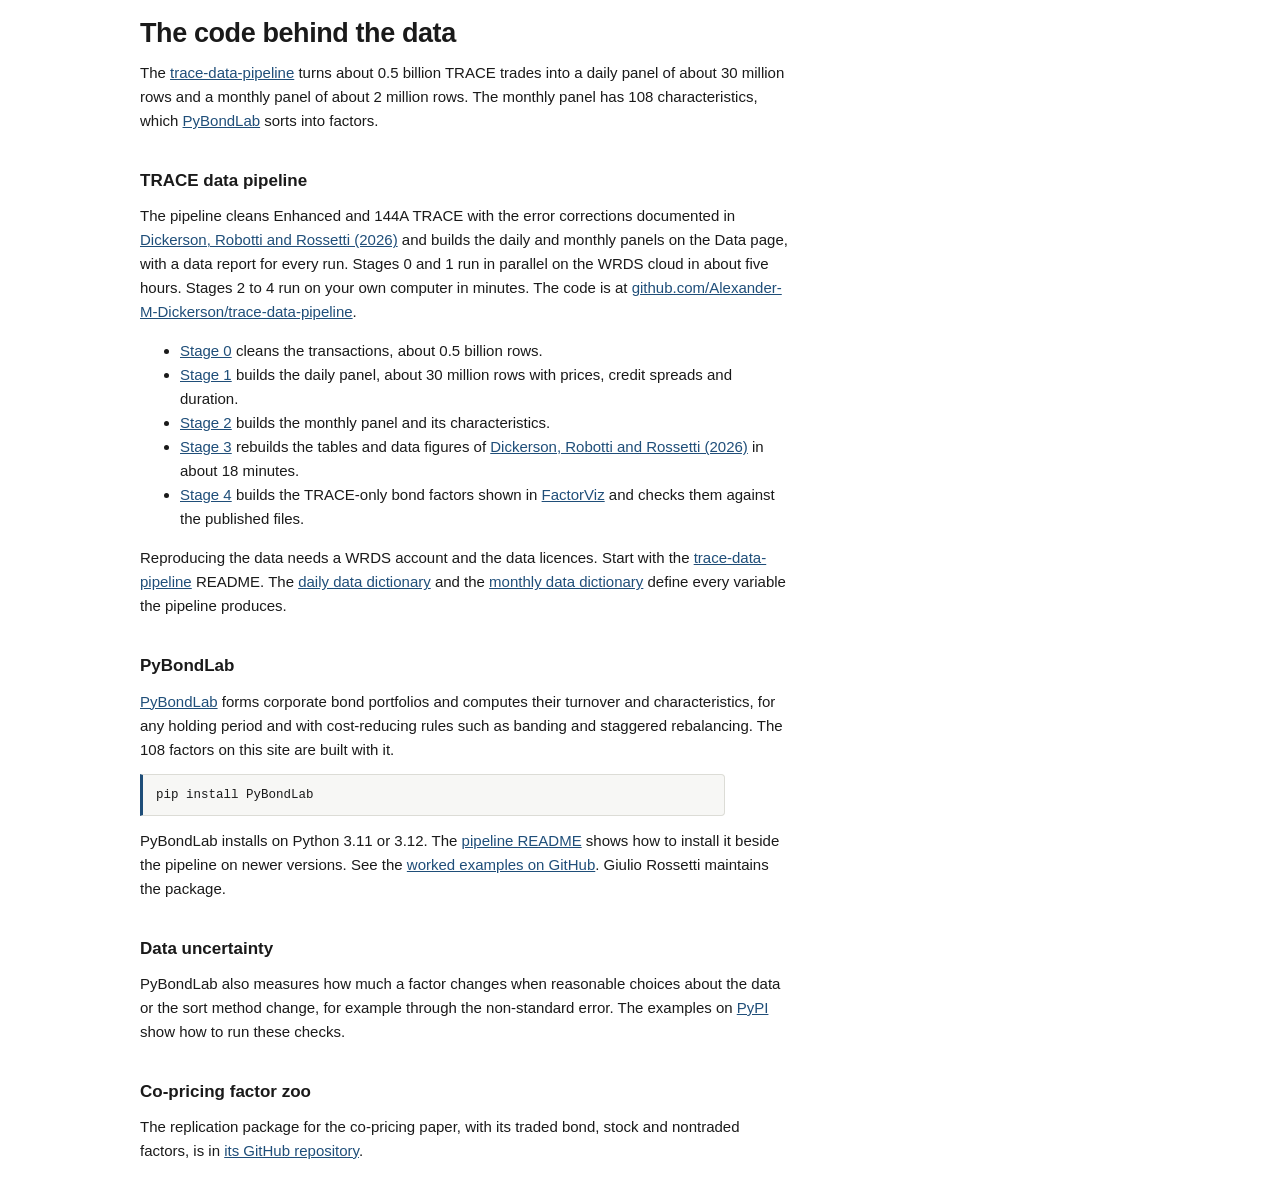
<file: code/index.html>
<!DOCTYPE html>
<html lang="en">
<head>
<meta charset="utf-8">
<meta name="viewport" content="width=device-width, initial-scale=1">
<title>Code - Open Source Bond Asset Pricing</title>
<meta name="description" content="The public pipeline that builds the bond data, and the library that forms the factors.">
<link rel="canonical" href="https://openbondassetpricing.com/code/">
<script>
/* A page of ours shown inside the WordPress site's frame (one source, inlined into the head of
   every built page by tools/make_site.py and of FactorViz by tools/make_factorviz.py).

   1. The frame sits on a white WordPress page, so inside it the page stays light, whatever the
      visitor's device prefers. Opened on its own, a page still follows dark mode.
   2. GitHub, SSRN, PyPI and the journals refuse to be shown in a frame, so a link followed inside
      it shows an error in the box. And a page of ours opened inside it leaves the address bar on
      the page the visitor came from. So, when framed, a link to one of our pages opens that page
      on the WordPress site, and a link anywhere else opens in the whole window. A jump within the
      page, a file of ours (the figure's data) and a download made in the page stay as they are.

   "../" is the site root relative to this page, ["/", "/code/", "/data/", "/factorviz/", "/signals/"] our pages relative to that
   root, the same paths the WordPress pages have. FactorViz passes no pages. */
(function (root, pages) {
  if (window.self === window.top) return;
  document.documentElement.setAttribute("data-theme", "light");
  var parent = "";
  if (location.ancestorOrigins && location.ancestorOrigins.length) {
    parent = location.ancestorOrigins[0];
  } else if (document.referrer) {
    try { parent = new URL(document.referrer).origin; } catch (e) { parent = ""; }
  }
  var rootPath = new URL(root, location.href).pathname;
  document.addEventListener("click", function (e) {
    var a = e.target && e.target.closest ? e.target.closest("a[href]") : null;
    if (!a || a.hasAttribute("download")) return;
    if (a.target && a.target !== "_self") return;
    var u = new URL(a.getAttribute("href"), location.href);
    if (u.protocol !== "https:" && u.protocol !== "http:") return;
    if (u.origin === location.origin) {
      if (u.pathname === location.pathname) return;
      if (u.pathname.indexOf(rootPath) !== 0 || !parent) return;
      var p = "/" + u.pathname.slice(rootPath.length);
      if (pages.indexOf(p) < 0) return;
      a.href = parent + p + u.hash;
    }
    a.target = "_top";
  }, true);
})("../", ["/", "/code/", "/data/", "/factorviz/", "/signals/"]);

</script>
<!--
  Open Source Bond Asset Pricing.

  ❗GENERATED by tools/make_site.py from a private build repository. Editing the deployed
  copy is overwritten without warning by the next deploy.

  Self-contained by design -- no framework, no build step, no external CSS. The only external
  dependencies anywhere on the site are Chart.js and KaTeX on the pages that need them,
  both pinned from cdnjs.
-->
<style>
  :root {
    --bg: #ffffff;
    --panel: #f7f7f5;
    --ink: #1a1a1a;
    --ink-soft: #5a5a5a;
    --line: #dcdcd6;
    --accent: #1f4e79;
    --accent-soft: #e8eff5;
    --pos: #1a6b3c;
    --neg: #9b2226;
    --mono: ui-monospace, SFMono-Regular, "SF Mono", Menlo, Consolas, monospace;
    --sans: -apple-system, BlinkMacSystemFont, "Segoe UI", Roboto, Helvetica, Arial, sans-serif;
  }
  @media (prefers-color-scheme: dark) {
    :root:not([data-theme="light"]) {
      --bg: #16181c; --panel: #1e2126; --ink: #e8e8e6; --ink-soft: #a0a0a0;
      --line: #32363d; --accent: #7fb3e0; --accent-soft: #22303c;
      --pos: #5fc98a; --neg: #e0787c;
    }
  }
  * { box-sizing: border-box; }
  body { margin: 0; background: var(--bg); color: var(--ink); font: 15px/1.6 var(--sans); }
  a { color: var(--accent); }
  .wrap { max-width: 1040px; margin: 0 auto; padding: 4px 20px 28px; }


  h1 { font-size: 27px; font-weight: 600; letter-spacing: -0.015em; margin: 8px 0 6px; }
  h2 { font-size: 17px; font-weight: 600; margin: 34px 0 10px; }
  h3 { font-size: 14.5px; font-weight: 600; margin: 20px 0 6px; }
  p.lead { font-size: 16px; color: var(--ink-soft); max-width: 72ch; margin: 0 0 18px; }
  p { max-width: 78ch; margin: 0 0 12px; }
  ul { max-width: 78ch; }
  code { font-family: var(--mono); font-size: 12.5px; background: var(--panel);
         border: 1px solid var(--line); border-radius: 3px; padding: 1px 5px; }
  pre { font-family: var(--mono); font-size: 12.5px; background: var(--panel);
        border: 1px solid var(--line); border-left: 3px solid var(--accent);
        border-radius: 0 4px 4px 0; padding: 10px 13px; overflow-x: auto; max-width: 78ch; }
  pre code { background: none; border: none; padding: 0; }

  .note {
    background: var(--accent-soft); border-left: 3px solid var(--accent);
    padding: 11px 15px; font-size: 13.5px; border-radius: 0 4px 4px 0;
    margin: 0 0 22px; max-width: 78ch;
  }

  .cards { display: grid; grid-template-columns: repeat(auto-fit, minmax(250px, 1fr));
           gap: 14px; margin: 18px 0 8px; }
  .card {
    border: 1px solid var(--line); border-radius: 6px; padding: 15px 17px;
    background: var(--bg); text-decoration: none; color: var(--ink); display: block;
  }
  .card:hover { border-color: var(--accent); background: var(--accent-soft); }
  .card b { display: block; font-size: 15px; margin-bottom: 4px; }
  .card span { font-size: 13px; color: var(--ink-soft); }

  .scroll { overflow-x: auto; }
  table { border-collapse: collapse; width: 100%; font-size: 13.5px; margin-bottom: 6px; }
  th, td { padding: 9px 12px; text-align: left; border-bottom: 1px solid var(--line);
           vertical-align: top; }
  th { font-size: 11px; text-transform: uppercase; letter-spacing: .05em;
       color: var(--ink-soft); font-weight: 600; white-space: nowrap; }
  td.size { font-family: var(--mono); font-size: 12.5px; white-space: nowrap;
            color: var(--ink-soft); }
  td.get { white-space: nowrap; }
  td .what { display: block; color: var(--ink-soft); font-size: 12.5px; margin-top: 2px; }
  .pending { color: var(--ink-soft); font-style: italic; font-size: 12.5px; }
  details summary { cursor: pointer; color: var(--accent); font-size: 13.5px; }
  .parts { display: flex; flex-wrap: wrap; gap: 4px 10px; max-width: 320px;
           margin-top: 6px; font-family: var(--mono); font-size: 12px; }

  .figure { border: 1px solid var(--line); border-radius: 6px; padding: 15px 17px;
            margin: 18px 0 10px; }
  .figure-head { display: flex; flex-wrap: wrap; gap: 10px 18px; align-items: flex-start;
                 justify-content: space-between; margin-bottom: 12px; }
  .figure-head strong { font-size: 15px; }
  .figure-head .what { display: block; color: var(--ink-soft); font-size: 12.5px;
                       max-width: 62ch; margin-top: 3px; }
  label.pick { font-size: 11px; text-transform: uppercase; letter-spacing: .06em;
               color: var(--ink-soft); display: flex; flex-direction: column; gap: 4px; }
  label.pick select { font: inherit; font-size: 13px; text-transform: none;
                      letter-spacing: normal; color: var(--ink); background: var(--bg);
                      border: 1px solid var(--line); border-radius: 4px; padding: 5px 8px; }
  /* One rail, two thumbs. The inputs are transparent and stacked on the rail, with
     pointer events only on the thumbs, which is how a two-handled slider is built without
     a library. Two separate sliders stacked vertically read as clunky, and they are. */
  .range { display: flex; flex-wrap: wrap; align-items: center; gap: 10px 18px;
           margin: 14px 0 2px; }
  .slider { position: relative; flex: 1 1 320px; height: 26px; min-width: 240px; }
  .slider-rail, .slider-fill { position: absolute; top: 11px; height: 4px; border-radius: 2px; }
  .slider-rail { left: 0; right: 0; background: var(--line); }
  .slider-fill { background: var(--accent); }
  .slider input[type=range] {
    position: absolute; left: 0; top: 0; width: 100%; height: 26px; margin: 0;
    background: none; pointer-events: none; -webkit-appearance: none; appearance: none;
  }
  .slider input[type=range]:focus { outline: none; }
  .slider input[type=range]::-webkit-slider-thumb {
    -webkit-appearance: none; pointer-events: auto; width: 15px; height: 15px;
    border-radius: 50%; background: var(--bg); border: 2px solid var(--accent);
    cursor: grab; margin-top: 0;
  }
  .slider input[type=range]::-moz-range-thumb {
    pointer-events: auto; width: 13px; height: 13px; border-radius: 50%;
    background: var(--bg); border: 2px solid var(--accent); cursor: grab;
  }
  .slider input[type=range]::-moz-range-track { background: none; }
  .range-side { display: flex; align-items: center; gap: 10px; flex-wrap: wrap; }
  .range-span { font-size: 12.5px; color: var(--ink-soft); font-variant-numeric: tabular-nums; }
  .presets { display: flex; gap: 4px; }
  .presets button {
    font: inherit; font-size: 12px; padding: 3px 9px; cursor: pointer; color: var(--accent);
    background: var(--bg); border: 1px solid var(--line); border-radius: 4px;
  }
  .presets button:hover { border-color: var(--accent); }

  /* The info button, the same control FactorViz uses. */
  button.info {
    width: 15px; height: 15px; padding: 0; margin-left: 5px; vertical-align: middle;
    border: 1px solid var(--line); border-radius: 50%; background: var(--bg);
    color: var(--ink-soft); cursor: pointer;
    font: italic 600 10px/1 Georgia, "Times New Roman", serif;
  }
  button.info:hover, button.info[aria-expanded="true"] {
    border-color: var(--accent); color: var(--accent);
  }
  .pop {
    position: absolute; top: calc(100% + 6px); right: 0; z-index: 30;
    width: 420px; max-width: 78vw; background: var(--bg); border: 1px solid var(--line);
    border-radius: 6px; padding: 13px 15px; font-size: 12.5px; line-height: 1.5;
    color: var(--ink); text-align: left; text-transform: none; letter-spacing: normal;
    box-shadow: 0 8px 24px rgba(0, 0, 0, .16);
  }
  .pop.hidden { display: none; }
  .pop h4 { margin: 0 0 8px; font-size: 11px; text-transform: uppercase;
            letter-spacing: .06em; color: var(--ink-soft); }
  .pop dl { margin: 0; }
  .pop dt { font-weight: 600; margin-top: 9px; }
  .pop dl > dt:first-child { margin-top: 0; }
  .pop dd { margin: 2px 0 0; color: var(--ink-soft); }
  .pop p { margin: 9px 0 0; }
  .muted { color: var(--ink-soft); }
  label.pick { position: relative; }
  .figure-box { position: relative; height: 380px; }
  .figure-foot { font-size: 12.5px; color: var(--ink-soft); margin: 12px 0 0; max-width: 80ch; }

  /* The Signals page: a cluster list and a search box over 108 entries already in the HTML. */
  .sig-tools { display: flex; flex-wrap: wrap; gap: 10px 18px; align-items: flex-end;
               margin: 18px 0 6px; }
  label.pick input { font: inherit; font-size: 13px; text-transform: none; letter-spacing: normal;
                     color: var(--ink); background: var(--bg); border: 1px solid var(--line);
                     border-radius: 4px; padding: 5px 8px; min-width: 260px; }
  .sig-group h2 .muted { font-size: 12.5px; font-weight: 400; margin-left: 6px; }
  /* One signal: its name, then the facts as label and value; stacked on a phone. */
  article.sig { border-top: 1px solid var(--line); padding: 14px 0 8px; }
  article.sig h3 { margin: 0 0 6px; font-size: 15px; }
  article.sig h3 code { font-size: 12px; font-weight: 400; }
  dl.sig-facts { display: grid; grid-template-columns: 9.5em 1fr; gap: 3px 14px;
                 margin: 0 0 10px; max-width: 92ch; font-size: 13.5px; }
  dl.sig-facts dt { color: var(--ink-soft); }
  dl.sig-facts dd { margin: 0; }
  dl.sig-facts dd code { font-size: 12.5px; overflow-wrap: anywhere; }
  .vh { position: absolute; width: 1px; height: 1px; overflow: hidden; clip: rect(0 0 0 0); }
  [hidden] { display: none !important; }

  .contributors { list-style: none; padding: 0; margin: 0 0 8px; display: grid;
            grid-template-columns: repeat(auto-fill, minmax(210px, 1fr)); gap: 6px 18px; }
  .papers li { margin-bottom: 8px; }

  /* A phone. A download table becomes one block per file, the name and what it is on top,
     then the format, the size and the link on one line, so the link is always in view. */
  @media (max-width: 640px) {
    .wrap { padding: 4px 14px 24px; }
    table.dl thead { display: none; }
    table.dl tr { display: grid; grid-template-columns: auto auto 1fr; column-gap: 14px;
                  align-items: baseline; padding: 10px 0; border-bottom: 1px solid var(--line); }
    table.dl td { border: 0; padding: 0; }
    table.dl td:first-child { grid-column: 1 / -1; margin-bottom: 6px; }
    table.dl td.get { text-align: right; white-space: normal; }
    .figure { padding: 12px; }
    .figure-box { height: 300px; }
    dl.sig-facts { grid-template-columns: 1fr; }
    dl.sig-facts dd { margin-bottom: 6px; }
    .sig-tools label.pick { flex: 1 1 100%; }
    label.pick input { min-width: 0; width: 100%; }
  }

</style>
</head>
<body>

<div class="wrap">
<h1>The code behind the data</h1>
<p>
  The <a href="https://github.com/Alexander-M-Dickerson/trace-data-pipeline">trace-data-pipeline</a> turns about 0.5 billion TRACE trades into a daily panel of about
  30 million rows and a monthly panel of about 2 million rows. The monthly panel has 108
  characteristics, which <a href="https://pypi.org/project/pybondlab/">PyBondLab</a> sorts into factors.
</p>

<h2>TRACE data pipeline</h2>
<p>
  The pipeline cleans Enhanced and 144A TRACE with the error corrections documented in
  <a href="https://papers.ssrn.com/sol3/papers.cfm?abstract_id=6088966">Dickerson, Robotti and Rossetti (2026)</a> and builds the daily and monthly panels on the Data page, with a data report
  for every run. Stages 0 and 1 run in parallel on the WRDS cloud in about five hours. Stages 2 to
  4 run on your own computer in minutes. The code is at <a href="https://github.com/Alexander-M-Dickerson/trace-data-pipeline">github.com/Alexander-M-Dickerson/trace-data-pipeline</a>.
</p>
<ul>
  <li><a href="https://github.com/Alexander-M-Dickerson/trace-data-pipeline/tree/main/stage0">Stage 0</a> cleans the transactions, about 0.5 billion rows.</li>
  <li><a href="https://github.com/Alexander-M-Dickerson/trace-data-pipeline/tree/main/stage1">Stage 1</a> builds the daily panel, about 30 million rows with prices, credit
      spreads and duration.</li>
  <li><a href="https://github.com/Alexander-M-Dickerson/trace-data-pipeline/tree/main/stage2">Stage 2</a> builds the monthly panel and its characteristics.</li>
  <li><a href="https://github.com/Alexander-M-Dickerson/trace-data-pipeline/tree/main/stage3">Stage 3</a> rebuilds the tables and data figures of <a href="https://papers.ssrn.com/sol3/papers.cfm?abstract_id=6088966">Dickerson, Robotti and Rossetti (2026)</a> in about
      18 minutes.</li>
  <li><a href="https://github.com/Alexander-M-Dickerson/trace-data-pipeline/tree/main/stage4">Stage 4</a> builds the TRACE-only bond factors shown in <a href="../factorviz/">FactorViz</a> and
      checks them against the published files.</li>
</ul>
<p>
  Reproducing the data needs a WRDS account and the data licences. Start with the
  <a href="https://github.com/Alexander-M-Dickerson/trace-data-pipeline">trace-data-pipeline</a> README. The <a href="https://github.com/Alexander-M-Dickerson/trace-data-pipeline/blob/main/stage1/DATA_DICTIONARY.md">daily data dictionary</a> and the
  <a href="https://github.com/Alexander-M-Dickerson/trace-data-pipeline/blob/main/stage2/DATA_DICTIONARY.md">monthly data dictionary</a> define every variable the pipeline produces.
</p>

<h2>PyBondLab</h2>
<p>
  <a href="https://pypi.org/project/pybondlab/">PyBondLab</a> forms corporate bond portfolios and computes their turnover and
  characteristics, for any holding period and with cost-reducing rules such as banding and
  staggered rebalancing. The 108 factors on this site are built with it.
</p>
<pre><code>pip install PyBondLab</code></pre>
<p>
  PyBondLab installs on Python 3.11 or 3.12. The <a href="https://github.com/Alexander-M-Dickerson/trace-data-pipeline/blob/main/README.md">pipeline README</a> shows how to install
  it beside the pipeline on newer versions. See the
  <a href="https://github.com/GiulioRossetti94/PyBondLab/tree/main/examples">worked examples on GitHub</a>. Giulio Rossetti maintains the package.
</p>

<h2>Data uncertainty</h2>
<p>
  PyBondLab also measures how much a factor changes when reasonable choices about the data or
  the sort method change, for example through the non-standard error. The examples on
  <a href="https://pypi.org/project/pybondlab/">PyPI</a> show how to run these checks.
</p>

<h2>Co-pricing factor zoo</h2>
<p>
  The replication package for the co-pricing paper, with its traded bond, stock and nontraded
  factors, is in <a href="https://github.com/Alexander-M-Dickerson/co-pricing-factor-zoo/tree/main">its GitHub repository</a>.
</p>
</div>

<script>
// ❗The page is embedded in an <iframe> on openbondassetpricing.com. Post our height up so
// the parent can size the frame and the visitor gets ONE scrollbar, not two. The `factorviz`
// key is kept beside `osbap` so the listener already on the site works unchanged.
function postHeight() {
  var h = Math.ceil(document.documentElement.getBoundingClientRect().height);
  if (window.parent !== window) {
    window.parent.postMessage({osbap: "height", factorviz: "height", height: h}, "*");
  }
}
new ResizeObserver(postHeight).observe(document.documentElement);
window.addEventListener("load", postHeight);
</script>

</body>
</html>
</file>
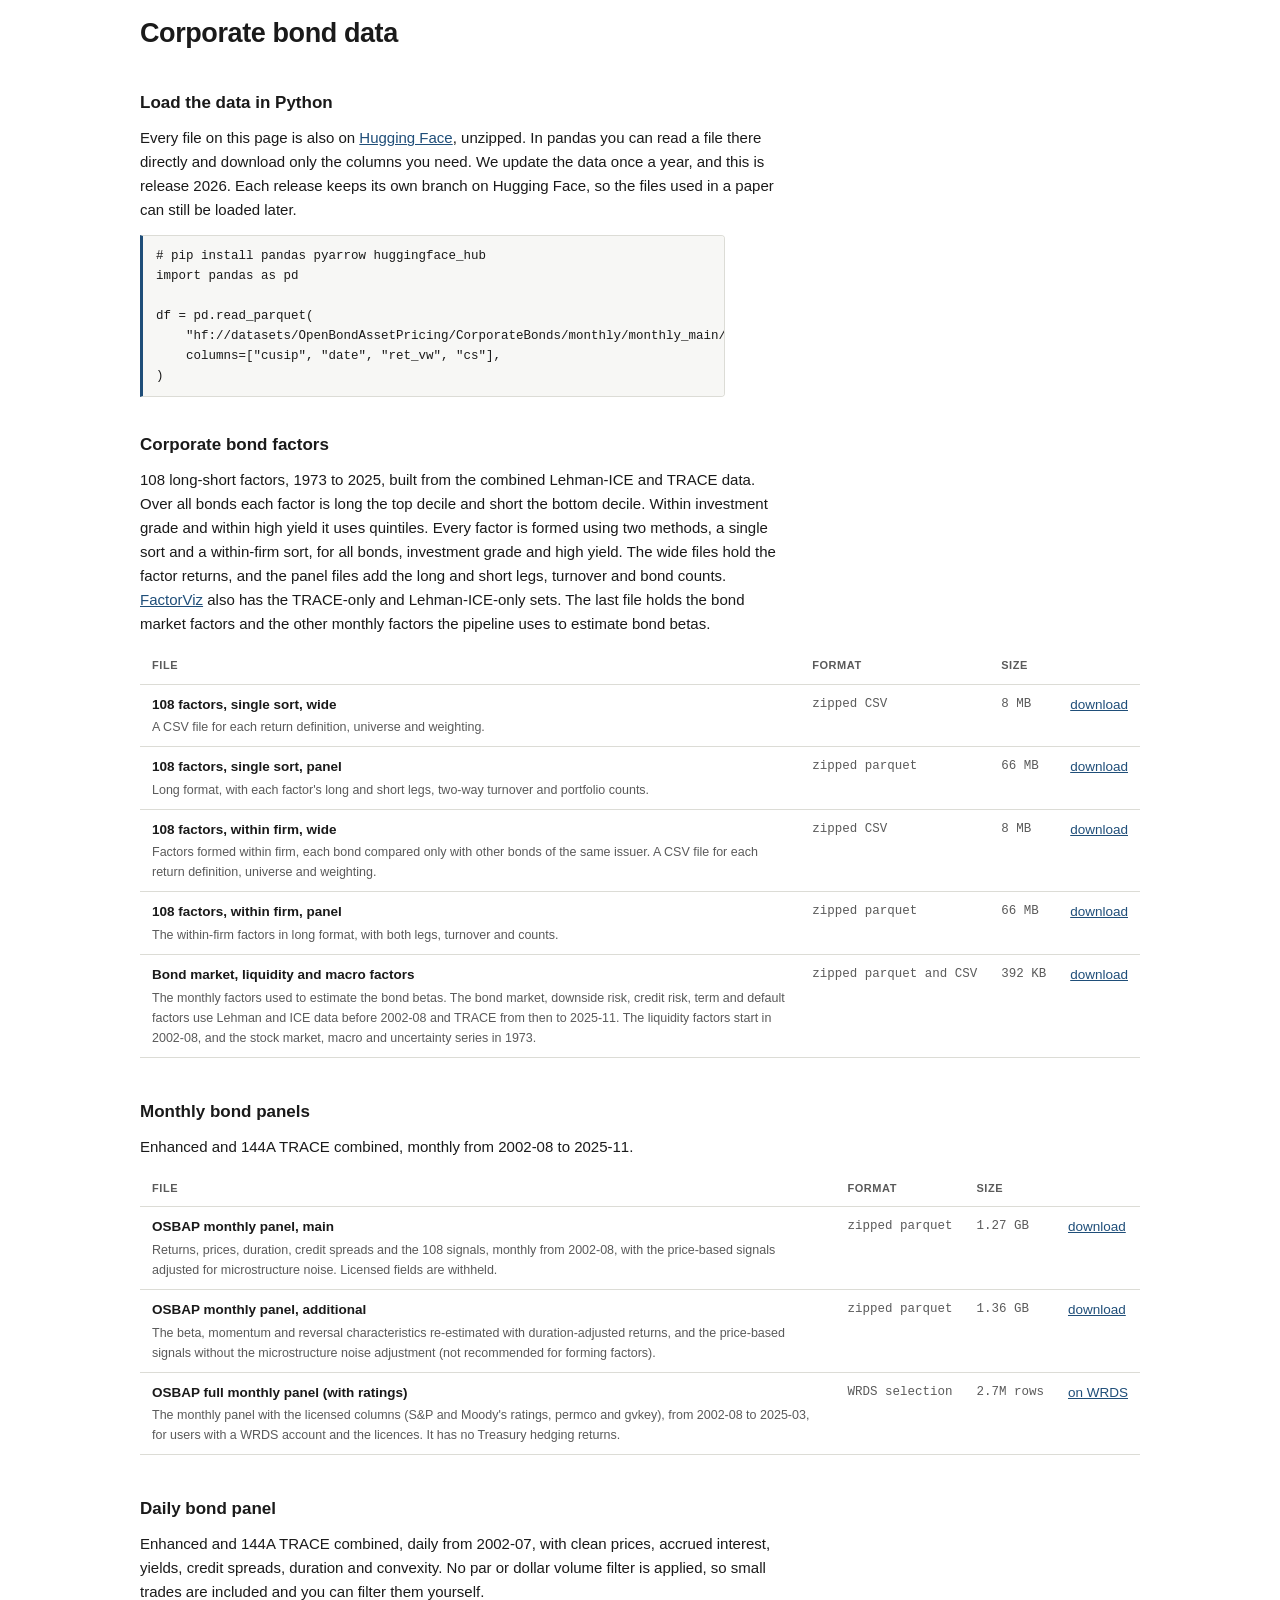
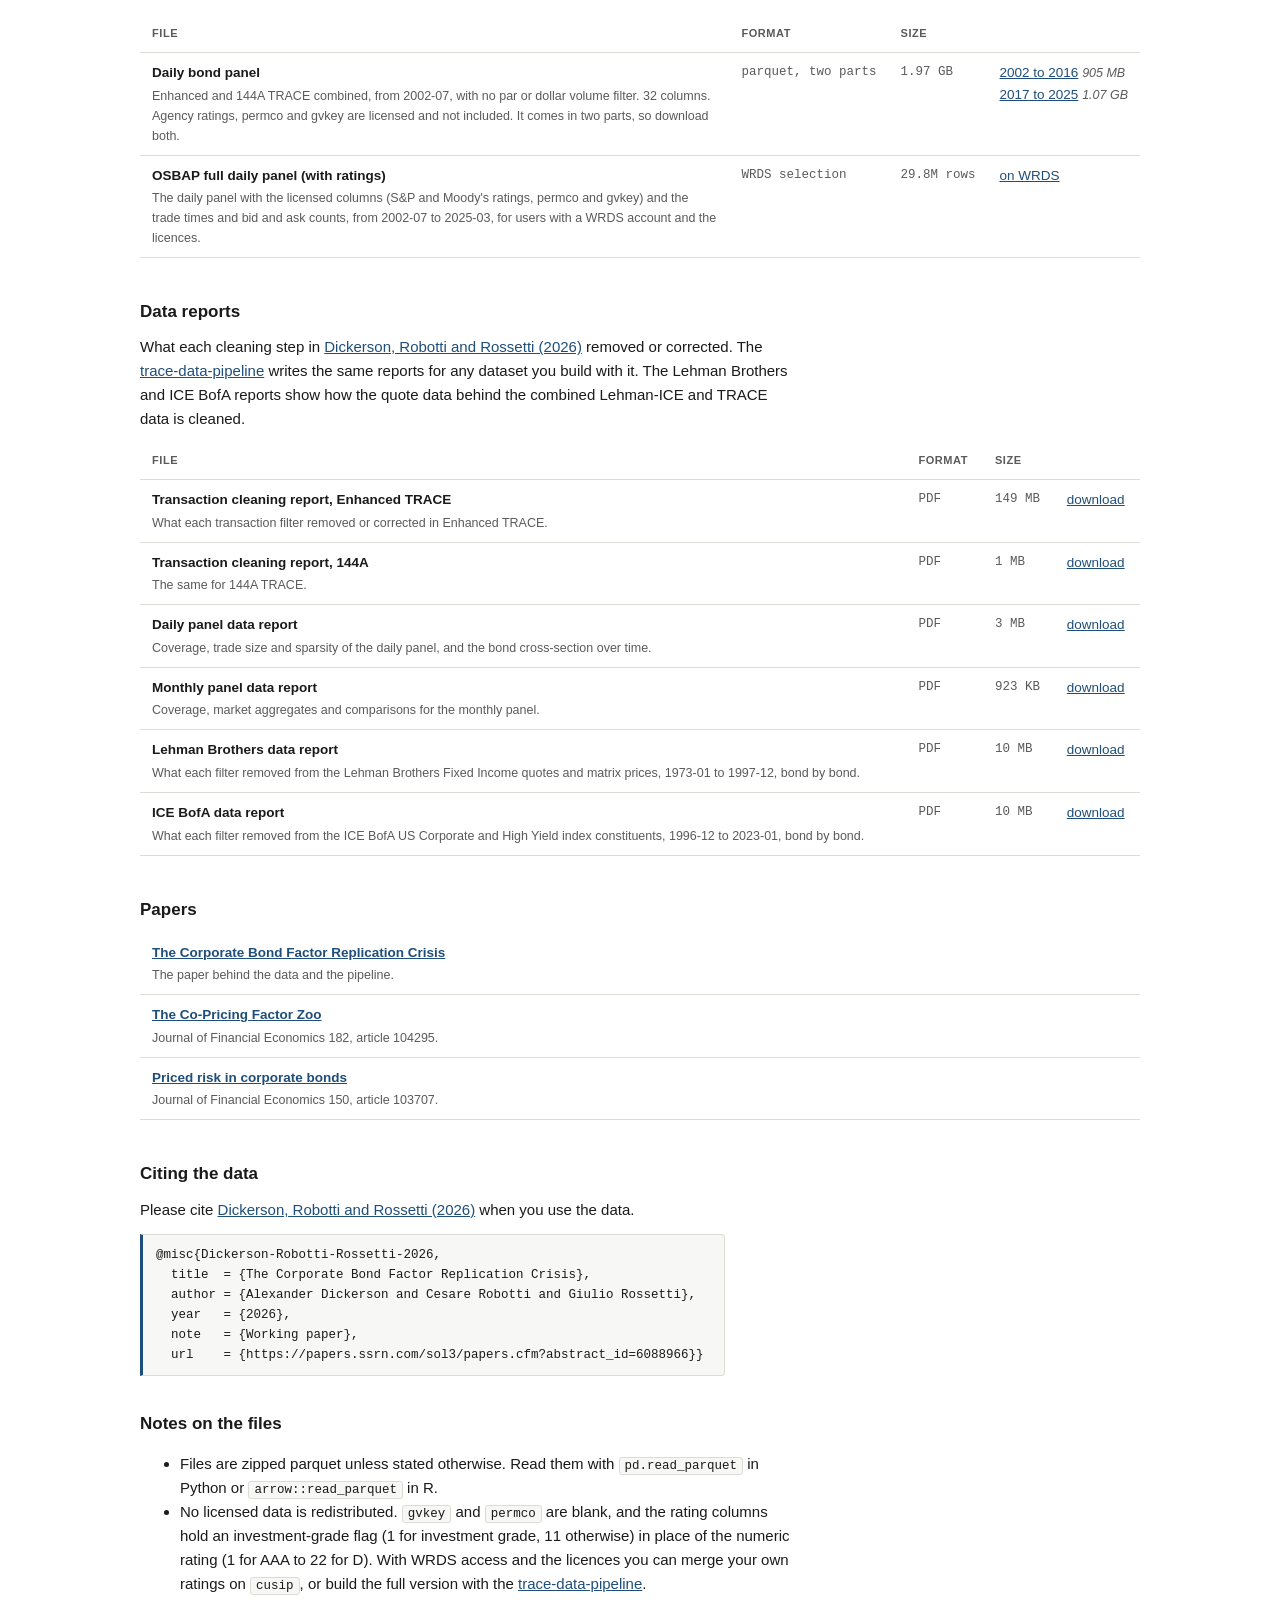
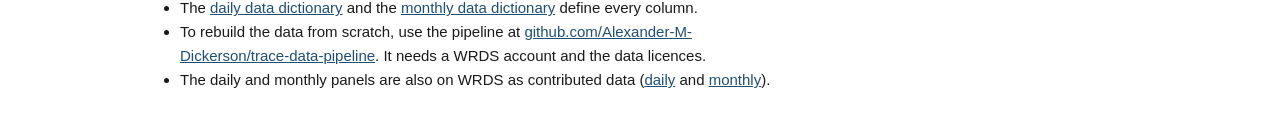
<file: data/index.html>
<!DOCTYPE html>
<html lang="en">
<head>
<meta charset="utf-8">
<meta name="viewport" content="width=device-width, initial-scale=1">
<title>Data - Open Source Bond Asset Pricing</title>
<meta name="description" content="Corporate bond panels, factors and data reports, free to download.">
<link rel="canonical" href="https://openbondassetpricing.com/data/">
<script>
/* A page of ours shown inside the WordPress site's frame (one source, inlined into the head of
   every built page by tools/make_site.py and of FactorViz by tools/make_factorviz.py).

   1. The frame sits on a white WordPress page, so inside it the page stays light, whatever the
      visitor's device prefers. Opened on its own, a page still follows dark mode.
   2. GitHub, SSRN, PyPI and the journals refuse to be shown in a frame, so a link followed inside
      it shows an error in the box. And a page of ours opened inside it leaves the address bar on
      the page the visitor came from. So, when framed, a link to one of our pages opens that page
      on the WordPress site, and a link anywhere else opens in the whole window. A jump within the
      page, a file of ours (the figure's data) and a download made in the page stay as they are.

   "../" is the site root relative to this page, ["/", "/code/", "/data/", "/factorviz/", "/signals/"] our pages relative to that
   root, the same paths the WordPress pages have. FactorViz passes no pages. */
(function (root, pages) {
  if (window.self === window.top) return;
  document.documentElement.setAttribute("data-theme", "light");
  var parent = "";
  if (location.ancestorOrigins && location.ancestorOrigins.length) {
    parent = location.ancestorOrigins[0];
  } else if (document.referrer) {
    try { parent = new URL(document.referrer).origin; } catch (e) { parent = ""; }
  }
  var rootPath = new URL(root, location.href).pathname;
  document.addEventListener("click", function (e) {
    var a = e.target && e.target.closest ? e.target.closest("a[href]") : null;
    if (!a || a.hasAttribute("download")) return;
    if (a.target && a.target !== "_self") return;
    var u = new URL(a.getAttribute("href"), location.href);
    if (u.protocol !== "https:" && u.protocol !== "http:") return;
    if (u.origin === location.origin) {
      if (u.pathname === location.pathname) return;
      if (u.pathname.indexOf(rootPath) !== 0 || !parent) return;
      var p = "/" + u.pathname.slice(rootPath.length);
      if (pages.indexOf(p) < 0) return;
      a.href = parent + p + u.hash;
    }
    a.target = "_top";
  }, true);
})("../", ["/", "/code/", "/data/", "/factorviz/", "/signals/"]);

</script>
<!--
  Open Source Bond Asset Pricing.

  ❗GENERATED by tools/make_site.py from a private build repository. Editing the deployed
  copy is overwritten without warning by the next deploy.

  Self-contained by design -- no framework, no build step, no external CSS. The only external
  dependencies anywhere on the site are Chart.js and KaTeX on the pages that need them,
  both pinned from cdnjs.
-->
<style>
  :root {
    --bg: #ffffff;
    --panel: #f7f7f5;
    --ink: #1a1a1a;
    --ink-soft: #5a5a5a;
    --line: #dcdcd6;
    --accent: #1f4e79;
    --accent-soft: #e8eff5;
    --pos: #1a6b3c;
    --neg: #9b2226;
    --mono: ui-monospace, SFMono-Regular, "SF Mono", Menlo, Consolas, monospace;
    --sans: -apple-system, BlinkMacSystemFont, "Segoe UI", Roboto, Helvetica, Arial, sans-serif;
  }
  @media (prefers-color-scheme: dark) {
    :root:not([data-theme="light"]) {
      --bg: #16181c; --panel: #1e2126; --ink: #e8e8e6; --ink-soft: #a0a0a0;
      --line: #32363d; --accent: #7fb3e0; --accent-soft: #22303c;
      --pos: #5fc98a; --neg: #e0787c;
    }
  }
  * { box-sizing: border-box; }
  body { margin: 0; background: var(--bg); color: var(--ink); font: 15px/1.6 var(--sans); }
  a { color: var(--accent); }
  .wrap { max-width: 1040px; margin: 0 auto; padding: 4px 20px 28px; }


  h1 { font-size: 27px; font-weight: 600; letter-spacing: -0.015em; margin: 8px 0 6px; }
  h2 { font-size: 17px; font-weight: 600; margin: 34px 0 10px; }
  h3 { font-size: 14.5px; font-weight: 600; margin: 20px 0 6px; }
  p.lead { font-size: 16px; color: var(--ink-soft); max-width: 72ch; margin: 0 0 18px; }
  p { max-width: 78ch; margin: 0 0 12px; }
  ul { max-width: 78ch; }
  code { font-family: var(--mono); font-size: 12.5px; background: var(--panel);
         border: 1px solid var(--line); border-radius: 3px; padding: 1px 5px; }
  pre { font-family: var(--mono); font-size: 12.5px; background: var(--panel);
        border: 1px solid var(--line); border-left: 3px solid var(--accent);
        border-radius: 0 4px 4px 0; padding: 10px 13px; overflow-x: auto; max-width: 78ch; }
  pre code { background: none; border: none; padding: 0; }

  .note {
    background: var(--accent-soft); border-left: 3px solid var(--accent);
    padding: 11px 15px; font-size: 13.5px; border-radius: 0 4px 4px 0;
    margin: 0 0 22px; max-width: 78ch;
  }

  .cards { display: grid; grid-template-columns: repeat(auto-fit, minmax(250px, 1fr));
           gap: 14px; margin: 18px 0 8px; }
  .card {
    border: 1px solid var(--line); border-radius: 6px; padding: 15px 17px;
    background: var(--bg); text-decoration: none; color: var(--ink); display: block;
  }
  .card:hover { border-color: var(--accent); background: var(--accent-soft); }
  .card b { display: block; font-size: 15px; margin-bottom: 4px; }
  .card span { font-size: 13px; color: var(--ink-soft); }

  .scroll { overflow-x: auto; }
  table { border-collapse: collapse; width: 100%; font-size: 13.5px; margin-bottom: 6px; }
  th, td { padding: 9px 12px; text-align: left; border-bottom: 1px solid var(--line);
           vertical-align: top; }
  th { font-size: 11px; text-transform: uppercase; letter-spacing: .05em;
       color: var(--ink-soft); font-weight: 600; white-space: nowrap; }
  td.size { font-family: var(--mono); font-size: 12.5px; white-space: nowrap;
            color: var(--ink-soft); }
  td.get { white-space: nowrap; }
  td .what { display: block; color: var(--ink-soft); font-size: 12.5px; margin-top: 2px; }
  .pending { color: var(--ink-soft); font-style: italic; font-size: 12.5px; }
  details summary { cursor: pointer; color: var(--accent); font-size: 13.5px; }
  .parts { display: flex; flex-wrap: wrap; gap: 4px 10px; max-width: 320px;
           margin-top: 6px; font-family: var(--mono); font-size: 12px; }

  .figure { border: 1px solid var(--line); border-radius: 6px; padding: 15px 17px;
            margin: 18px 0 10px; }
  .figure-head { display: flex; flex-wrap: wrap; gap: 10px 18px; align-items: flex-start;
                 justify-content: space-between; margin-bottom: 12px; }
  .figure-head strong { font-size: 15px; }
  .figure-head .what { display: block; color: var(--ink-soft); font-size: 12.5px;
                       max-width: 62ch; margin-top: 3px; }
  label.pick { font-size: 11px; text-transform: uppercase; letter-spacing: .06em;
               color: var(--ink-soft); display: flex; flex-direction: column; gap: 4px; }
  label.pick select { font: inherit; font-size: 13px; text-transform: none;
                      letter-spacing: normal; color: var(--ink); background: var(--bg);
                      border: 1px solid var(--line); border-radius: 4px; padding: 5px 8px; }
  /* One rail, two thumbs. The inputs are transparent and stacked on the rail, with
     pointer events only on the thumbs, which is how a two-handled slider is built without
     a library. Two separate sliders stacked vertically read as clunky, and they are. */
  .range { display: flex; flex-wrap: wrap; align-items: center; gap: 10px 18px;
           margin: 14px 0 2px; }
  .slider { position: relative; flex: 1 1 320px; height: 26px; min-width: 240px; }
  .slider-rail, .slider-fill { position: absolute; top: 11px; height: 4px; border-radius: 2px; }
  .slider-rail { left: 0; right: 0; background: var(--line); }
  .slider-fill { background: var(--accent); }
  .slider input[type=range] {
    position: absolute; left: 0; top: 0; width: 100%; height: 26px; margin: 0;
    background: none; pointer-events: none; -webkit-appearance: none; appearance: none;
  }
  .slider input[type=range]:focus { outline: none; }
  .slider input[type=range]::-webkit-slider-thumb {
    -webkit-appearance: none; pointer-events: auto; width: 15px; height: 15px;
    border-radius: 50%; background: var(--bg); border: 2px solid var(--accent);
    cursor: grab; margin-top: 0;
  }
  .slider input[type=range]::-moz-range-thumb {
    pointer-events: auto; width: 13px; height: 13px; border-radius: 50%;
    background: var(--bg); border: 2px solid var(--accent); cursor: grab;
  }
  .slider input[type=range]::-moz-range-track { background: none; }
  .range-side { display: flex; align-items: center; gap: 10px; flex-wrap: wrap; }
  .range-span { font-size: 12.5px; color: var(--ink-soft); font-variant-numeric: tabular-nums; }
  .presets { display: flex; gap: 4px; }
  .presets button {
    font: inherit; font-size: 12px; padding: 3px 9px; cursor: pointer; color: var(--accent);
    background: var(--bg); border: 1px solid var(--line); border-radius: 4px;
  }
  .presets button:hover { border-color: var(--accent); }

  /* The info button, the same control FactorViz uses. */
  button.info {
    width: 15px; height: 15px; padding: 0; margin-left: 5px; vertical-align: middle;
    border: 1px solid var(--line); border-radius: 50%; background: var(--bg);
    color: var(--ink-soft); cursor: pointer;
    font: italic 600 10px/1 Georgia, "Times New Roman", serif;
  }
  button.info:hover, button.info[aria-expanded="true"] {
    border-color: var(--accent); color: var(--accent);
  }
  .pop {
    position: absolute; top: calc(100% + 6px); right: 0; z-index: 30;
    width: 420px; max-width: 78vw; background: var(--bg); border: 1px solid var(--line);
    border-radius: 6px; padding: 13px 15px; font-size: 12.5px; line-height: 1.5;
    color: var(--ink); text-align: left; text-transform: none; letter-spacing: normal;
    box-shadow: 0 8px 24px rgba(0, 0, 0, .16);
  }
  .pop.hidden { display: none; }
  .pop h4 { margin: 0 0 8px; font-size: 11px; text-transform: uppercase;
            letter-spacing: .06em; color: var(--ink-soft); }
  .pop dl { margin: 0; }
  .pop dt { font-weight: 600; margin-top: 9px; }
  .pop dl > dt:first-child { margin-top: 0; }
  .pop dd { margin: 2px 0 0; color: var(--ink-soft); }
  .pop p { margin: 9px 0 0; }
  .muted { color: var(--ink-soft); }
  label.pick { position: relative; }
  .figure-box { position: relative; height: 380px; }
  .figure-foot { font-size: 12.5px; color: var(--ink-soft); margin: 12px 0 0; max-width: 80ch; }

  /* The Signals page: a cluster list and a search box over 108 entries already in the HTML. */
  .sig-tools { display: flex; flex-wrap: wrap; gap: 10px 18px; align-items: flex-end;
               margin: 18px 0 6px; }
  label.pick input { font: inherit; font-size: 13px; text-transform: none; letter-spacing: normal;
                     color: var(--ink); background: var(--bg); border: 1px solid var(--line);
                     border-radius: 4px; padding: 5px 8px; min-width: 260px; }
  .sig-group h2 .muted { font-size: 12.5px; font-weight: 400; margin-left: 6px; }
  /* One signal: its name, then the facts as label and value; stacked on a phone. */
  article.sig { border-top: 1px solid var(--line); padding: 14px 0 8px; }
  article.sig h3 { margin: 0 0 6px; font-size: 15px; }
  article.sig h3 code { font-size: 12px; font-weight: 400; }
  dl.sig-facts { display: grid; grid-template-columns: 9.5em 1fr; gap: 3px 14px;
                 margin: 0 0 10px; max-width: 92ch; font-size: 13.5px; }
  dl.sig-facts dt { color: var(--ink-soft); }
  dl.sig-facts dd { margin: 0; }
  dl.sig-facts dd code { font-size: 12.5px; overflow-wrap: anywhere; }
  .vh { position: absolute; width: 1px; height: 1px; overflow: hidden; clip: rect(0 0 0 0); }
  [hidden] { display: none !important; }

  .contributors { list-style: none; padding: 0; margin: 0 0 8px; display: grid;
            grid-template-columns: repeat(auto-fill, minmax(210px, 1fr)); gap: 6px 18px; }
  .papers li { margin-bottom: 8px; }

  /* A phone. A download table becomes one block per file, the name and what it is on top,
     then the format, the size and the link on one line, so the link is always in view. */
  @media (max-width: 640px) {
    .wrap { padding: 4px 14px 24px; }
    table.dl thead { display: none; }
    table.dl tr { display: grid; grid-template-columns: auto auto 1fr; column-gap: 14px;
                  align-items: baseline; padding: 10px 0; border-bottom: 1px solid var(--line); }
    table.dl td { border: 0; padding: 0; }
    table.dl td:first-child { grid-column: 1 / -1; margin-bottom: 6px; }
    table.dl td.get { text-align: right; white-space: normal; }
    .figure { padding: 12px; }
    .figure-box { height: 300px; }
    dl.sig-facts { grid-template-columns: 1fr; }
    dl.sig-facts dd { margin-bottom: 6px; }
    .sig-tools label.pick { flex: 1 1 100%; }
    label.pick input { min-width: 0; width: 100%; }
  }

</style>
</head>
<body>

<div class="wrap">
<h1>Corporate bond data</h1>
<h2>Load the data in Python</h2>
<p>
  Every file on this page is also on <a href="https://huggingface.co/datasets/OpenBondAssetPricing/CorporateBonds">Hugging Face</a>, unzipped. In pandas you can read a
  file there directly and download only the columns you need. We update the data once a year,
  and this is release 2026. Each release keeps its own branch on Hugging
  Face, so the files used in a paper can still be loaded later.
</p>
<pre><code># pip install pandas pyarrow huggingface_hub
import pandas as pd

df = pd.read_parquet(
    "hf://datasets/OpenBondAssetPricing/CorporateBonds/monthly/monthly_main/main_panel_2026.parquet",
    columns=["cusip", "date", "ret_vw", "cs"],
)</code></pre>

<h2>Corporate bond factors</h2>
<p>
  108 long-short factors, 1973 to 2025, built from the combined Lehman-ICE and TRACE data. Over
  all bonds each factor is long the top decile and short the bottom decile. Within investment
  grade and within high yield it uses quintiles. Every factor is formed using two methods, a
  single sort and a within-firm sort, for all bonds, investment grade and high yield. The wide files hold the
  factor returns, and the panel files add the long and short legs, turnover and bond counts.
  <a href="../factorviz/">FactorViz</a> also has the TRACE-only and Lehman-ICE-only sets. The last file holds the
  bond market factors and the other monthly factors the pipeline uses to estimate bond betas.
</p>
<div class="scroll"><table class="dl"><thead><tr><th>File</th><th>Format</th><th>Size</th><th></th></tr></thead><tbody><tr><td><strong>108 factors, single sort, wide</strong><span class="what">A CSV file for each return definition, universe and weighting.</span></td><td class="size">zipped CSV</td><td class="size">8 MB</td><td class="get"><a href="https://github.com/Alexander-M-Dickerson/osbap-site/releases/download/data-2026/single_sort_extended_2026_csv.zip">download</a></td></tr><tr><td><strong>108 factors, single sort, panel</strong><span class="what">Long format, with each factor's long and short legs, two-way turnover and portfolio counts.</span></td><td class="size">zipped parquet</td><td class="size">66 MB</td><td class="get"><a href="https://github.com/Alexander-M-Dickerson/osbap-site/releases/download/data-2026/single_sort_panel_extended_2026.zip">download</a></td></tr><tr><td><strong>108 factors, within firm, wide</strong><span class="what">Factors formed within firm, each bond compared only with other bonds of the same issuer. A CSV file for each return definition, universe and weighting.</span></td><td class="size">zipped CSV</td><td class="size">8 MB</td><td class="get"><a href="https://github.com/Alexander-M-Dickerson/osbap-site/releases/download/data-2026/within_firm_sort_extended_2026_csv.zip">download</a></td></tr><tr><td><strong>108 factors, within firm, panel</strong><span class="what">The within-firm factors in long format, with both legs, turnover and counts.</span></td><td class="size">zipped parquet</td><td class="size">66 MB</td><td class="get"><a href="https://github.com/Alexander-M-Dickerson/osbap-site/releases/download/data-2026/within_firm_sort_panel_extended_2026.zip">download</a></td></tr><tr><td><strong>Bond market, liquidity and macro factors</strong><span class="what">The monthly factors used to estimate the bond betas. The bond market, downside risk, credit risk, term and default factors use Lehman and ICE data before 2002-08 and TRACE from then to 2025-11. The liquidity factors start in 2002-08, and the stock market, macro and uncertainty series in 1973.</span></td><td class="size">zipped parquet and CSV</td><td class="size">392 KB</td><td class="get"><a href="https://github.com/Alexander-M-Dickerson/osbap-site/releases/download/data-2026/osbap_monthly_factors_2026.zip">download</a></td></tr></tbody></table></div>

<h2>Monthly bond panels</h2>
<p>
  Enhanced and 144A TRACE combined, monthly from 2002-08 to 2025-11.
</p>
<div class="scroll"><table class="dl"><thead><tr><th>File</th><th>Format</th><th>Size</th><th></th></tr></thead><tbody><tr><td><strong>OSBAP monthly panel, main</strong><span class="what">Returns, prices, duration, credit spreads and the 108 signals, monthly from 2002-08, with the price-based signals adjusted for microstructure noise. Licensed fields are withheld.</span></td><td class="size">zipped parquet</td><td class="size">1.27 GB</td><td class="get"><a href="https://github.com/Alexander-M-Dickerson/osbap-site/releases/download/data-2026/osbap_main_data_2026.zip">download</a></td></tr><tr><td><strong>OSBAP monthly panel, additional</strong><span class="what">The beta, momentum and reversal characteristics re-estimated with duration-adjusted returns, and the price-based signals without the microstructure noise adjustment (not recommended for forming factors).</span></td><td class="size">zipped parquet</td><td class="size">1.36 GB</td><td class="get"><a href="https://github.com/Alexander-M-Dickerson/osbap-site/releases/download/data-2026/osbap_additional_data_2026.zip">download</a></td></tr><tr><td><strong>OSBAP full monthly panel (with ratings)</strong><span class="what">The monthly panel with the licensed columns (S&amp;P and Moody's ratings, permco and gvkey), from 2002-08 to 2025-03, for users with a WRDS account and the licences. It has no Treasury hedging returns.</span></td><td class="size">WRDS selection</td><td class="size">2.7M rows</td><td class="get"><a href="https://wrds-www.wharton.upenn.edu/pages/get-data/contributed-data-forms/corporate-bond-data-dickerson-monthly/">on WRDS</a></td></tr></tbody></table></div>

<h2>Daily bond panel</h2>
<p>
  Enhanced and 144A TRACE combined, daily from 2002-07, with clean prices, accrued interest,
  yields, credit spreads, duration and convexity. No par or dollar volume filter is applied, so
  small trades are included and you can filter them yourself.
</p>
<div class="scroll"><table class="dl"><thead><tr><th>File</th><th>Format</th><th>Size</th><th></th></tr></thead><tbody><tr><td><strong>Daily bond panel</strong><span class="what">Enhanced and 144A TRACE combined, from 2002-07, with no par or dollar volume filter. 32 columns. Agency ratings, permco and gvkey are licensed and not included. It comes in two parts, so download both.</span></td><td class="size">parquet, two parts</td><td class="size">1.97 GB</td><td class="get"><a href="https://github.com/Alexander-M-Dickerson/osbap-site/releases/download/data-2026/stage1_daily_panel_2026_2002_2016.parquet">2002 to 2016</a> <span class="pending">905 MB</span><br><a href="https://github.com/Alexander-M-Dickerson/osbap-site/releases/download/data-2026/stage1_daily_panel_2026_2017_2025.parquet">2017 to 2025</a> <span class="pending">1.07 GB</span></td></tr><tr><td><strong>OSBAP full daily panel (with ratings)</strong><span class="what">The daily panel with the licensed columns (S&amp;P and Moody's ratings, permco and gvkey) and the trade times and bid and ask counts, from 2002-07 to 2025-03, for users with a WRDS account and the licences.</span></td><td class="size">WRDS selection</td><td class="size">29.8M rows</td><td class="get"><a href="https://wrds-www.wharton.upenn.edu/pages/get-data/contributed-data-forms/corporate-bond-data-dickerson-daily/">on WRDS</a></td></tr></tbody></table></div>

<h2>Data reports</h2>
<p>
  What each cleaning step in <a href="https://papers.ssrn.com/sol3/papers.cfm?abstract_id=6088966">Dickerson, Robotti and Rossetti (2026)</a> removed or corrected. The
  <a href="https://github.com/Alexander-M-Dickerson/trace-data-pipeline">trace-data-pipeline</a> writes the same reports for any dataset you build with it. The Lehman
  Brothers and ICE BofA reports show how the quote data behind the combined Lehman-ICE and TRACE
  data is cleaned.
</p>
<div class="scroll"><table class="dl"><thead><tr><th>File</th><th>Format</th><th>Size</th><th></th></tr></thead><tbody><tr><td><strong>Transaction cleaning report, Enhanced TRACE</strong><span class="what">What each transaction filter removed or corrected in Enhanced TRACE.</span></td><td class="size">PDF</td><td class="size">149 MB</td><td class="get"><a href="https://github.com/Alexander-M-Dickerson/osbap-site/releases/download/data-2026/enhanced_data_report_2026.pdf">download</a></td></tr><tr><td><strong>Transaction cleaning report, 144A</strong><span class="what">The same for 144A TRACE.</span></td><td class="size">PDF</td><td class="size">1 MB</td><td class="get"><a href="https://github.com/Alexander-M-Dickerson/osbap-site/releases/download/data-2026/144a_data_report_2026.pdf">download</a></td></tr><tr><td><strong>Daily panel data report</strong><span class="what">Coverage, trade size and sparsity of the daily panel, and the bond cross-section over time.</span></td><td class="size">PDF</td><td class="size">3 MB</td><td class="get"><a href="https://github.com/Alexander-M-Dickerson/osbap-site/releases/download/data-2026/stage1_data_report_2026.pdf">download</a></td></tr><tr><td><strong>Monthly panel data report</strong><span class="what">Coverage, market aggregates and comparisons for the monthly panel.</span></td><td class="size">PDF</td><td class="size">923 KB</td><td class="get"><a href="https://github.com/Alexander-M-Dickerson/osbap-site/releases/download/data-2026/stage2_data_report_2026.pdf">download</a></td></tr><tr><td><strong>Lehman Brothers data report</strong><span class="what">What each filter removed from the Lehman Brothers Fixed Income quotes and matrix prices, 1973-01 to 1997-12, bond by bond.</span></td><td class="size">PDF</td><td class="size">10 MB</td><td class="get"><a href="https://github.com/Alexander-M-Dickerson/osbap-site/releases/download/data-2026/lehman_data_report_2026.pdf">download</a></td></tr><tr><td><strong>ICE BofA data report</strong><span class="what">What each filter removed from the ICE BofA US Corporate and High Yield index constituents, 1996-12 to 2023-01, bond by bond.</span></td><td class="size">PDF</td><td class="size">10 MB</td><td class="get"><a href="https://github.com/Alexander-M-Dickerson/osbap-site/releases/download/data-2026/ice_baml_data_report_2026.pdf">download</a></td></tr></tbody></table></div>

<h2>Papers</h2>
<div class="scroll"><table><tbody><tr><td><a href="https://papers.ssrn.com/sol3/papers.cfm?abstract_id=6088966"><strong>The Corporate Bond Factor Replication Crisis</strong></a><span class="what">The paper behind the data and the pipeline.</span></td></tr><tr><td><a href="https://www.sciencedirect.com/science/article/pii/S0304405X26000668"><strong>The Co-Pricing Factor Zoo</strong></a><span class="what">Journal of Financial Economics 182, article 104295.</span></td></tr><tr><td><a href="https://www.sciencedirect.com/science/article/abs/pii/S0304405X23001393"><strong>Priced risk in corporate bonds</strong></a><span class="what">Journal of Financial Economics 150, article 103707.</span></td></tr></tbody></table></div>

<h2>Citing the data</h2>
<p>
  Please cite <a href="https://papers.ssrn.com/sol3/papers.cfm?abstract_id=6088966">Dickerson, Robotti and Rossetti (2026)</a> when you use the data.
</p>
<pre><code>@misc{Dickerson-Robotti-Rossetti-2026,
  title  = {The Corporate Bond Factor Replication Crisis},
  author = {Alexander Dickerson and Cesare Robotti and Giulio Rossetti},
  year   = {2026},
  note   = {Working paper},
  url    = {https://papers.ssrn.com/sol3/papers.cfm?abstract_id=6088966}}</code></pre>

<h2>Notes on the files</h2>
<ul>
  <li>Files are zipped parquet unless stated otherwise. Read them with
      <code>pd.read_parquet</code> in Python or <code>arrow::read_parquet</code> in R.</li>
  <li>No licensed data is redistributed. <code>gvkey</code> and <code>permco</code> are blank,
      and the rating columns hold an investment-grade flag (1 for investment grade, 11 otherwise)
      in place of the numeric rating (1 for AAA to 22 for D). With WRDS access and the licences
      you can merge your own ratings on <code>cusip</code>, or build the full version with the
      <a href="https://github.com/Alexander-M-Dickerson/trace-data-pipeline">trace-data-pipeline</a>.</li>
  <li>The <a href="https://github.com/Alexander-M-Dickerson/trace-data-pipeline/blob/main/stage1/DATA_DICTIONARY.md">daily data dictionary</a> and the <a href="https://github.com/Alexander-M-Dickerson/trace-data-pipeline/blob/main/stage2/DATA_DICTIONARY.md">monthly data dictionary</a> define every column.</li>
  <li>To rebuild the data from scratch, use the pipeline at <a href="https://github.com/Alexander-M-Dickerson/trace-data-pipeline">github.com/Alexander-M-Dickerson/trace-data-pipeline</a>. It needs a WRDS
      account and the data licences.</li>
  <li>The daily and monthly panels are also on WRDS as contributed data
      (<a href="https://wrds-www.wharton.upenn.edu/pages/get-data/contributed-data-forms/corporate-bond-data-dickerson-daily/">daily</a> and <a href="https://wrds-www.wharton.upenn.edu/pages/get-data/contributed-data-forms/corporate-bond-data-dickerson-monthly/">monthly</a>).</li>
</ul>
</div>

<script>
// ❗The page is embedded in an <iframe> on openbondassetpricing.com. Post our height up so
// the parent can size the frame and the visitor gets ONE scrollbar, not two. The `factorviz`
// key is kept beside `osbap` so the listener already on the site works unchanged.
function postHeight() {
  var h = Math.ceil(document.documentElement.getBoundingClientRect().height);
  if (window.parent !== window) {
    window.parent.postMessage({osbap: "height", factorviz: "height", height: h}, "*");
  }
}
new ResizeObserver(postHeight).observe(document.documentElement);
window.addEventListener("load", postHeight);
</script>

</body>
</html>
</file>
